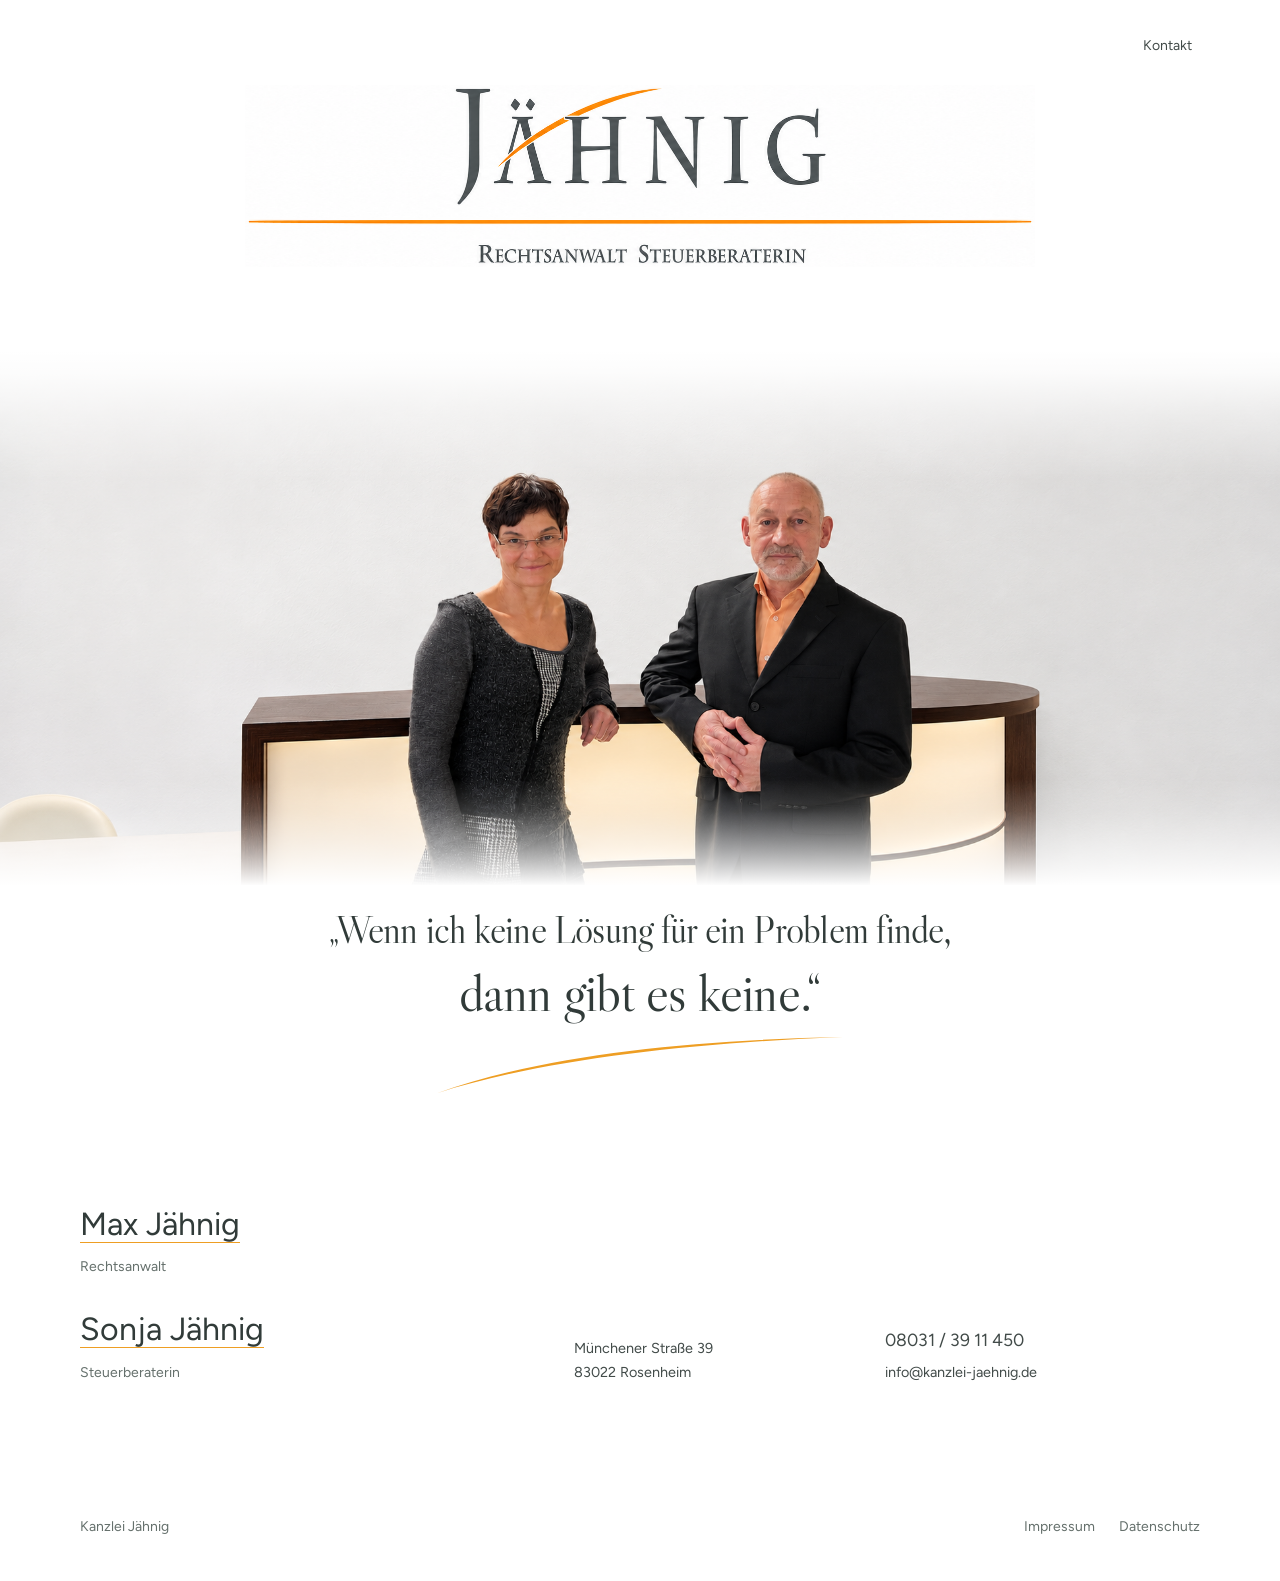
<file: index.html>
<!doctype html>
<html lang="de">
<head>
<meta charset="utf-8">
<meta name="viewport" content="width=device-width, initial-scale=1">
<meta name="theme-color" content="#ffffff">
<meta name="referrer" content="no-referrer">
<meta name="description" content="Kanzlei Jähnig. Rechtsanwalt und Steuerberaterin in Rosenheim.">
<title>Kanzlei Jähnig · Rechtsanwalt und Steuerberaterin</title>
<link rel="icon" href="data:,">
<link rel="preload" href="assets/fonts/LibreCaslonDisplay-Regular.ttf" as="font" type="font/ttf" crossorigin>
<link rel="preload" href="assets/fonts/Figtree-Variable.ttf" as="font" type="font/ttf" crossorigin>
<link rel="stylesheet" href="styles.css?v=person-profiles-9">
</head>
<body class="home">
<a class="skip" href="#inhalt">Zum Inhalt</a>
<header class="brand-masthead" id="start">
  <nav class="masthead-nav container" aria-label="Hauptnavigation"><a href="#kontakt">Kontakt</a></nav>
  <a class="masthead-logo" href="#start" aria-label="Kanzlei Jähnig, Startseite"><span class="logo-window"><img src="assets/kanzlei-jaehnig-scharf.png" width="1832" height="859" alt="Jähnig, Rechtsanwalt und Steuerberaterin" fetchpriority="high"></span></a>
</header>
<main id="inhalt">
  <h1 class="sr-only">Kanzlei Jähnig</h1>
  <section class="statement" id="kanzlei" aria-label="Unser Anspruch">
    <span id="kanzleifilm" class="anchor-alias" aria-hidden="true"></span>
    <div class="statement-photo">
      <img src="assets/kanzlei-empfang-freigegeben.webp" width="1942" height="809" alt="Sonja und Max Jähnig am Empfang der Kanzlei" fetchpriority="high">
    </div>
    <div class="statement-inner container">
      <blockquote><p><span class="quote-intro">„Wenn ich keine Lösung für ein Problem finde,</span> <span class="quote-finish">dann gibt es keine.“<img class="quote-swoosh" src="assets/brand-swoosh.svg" width="1000" height="140" alt="" aria-hidden="true"></span></p></blockquote>
    </div>
  </section>
  <section class="contact container" id="kontakt" aria-labelledby="kontakt-title">
    <h2 id="kontakt-title" class="sr-only">Kontakt</h2>
    <div class="identity">
      <div id="rechtsberatung"><h3><a class="person-link" href="max-jaehnig.html" aria-label="Profil von Max Jähnig ansehen">Max Jähnig</a></h3><p>Rechtsanwalt</p></div>
      <div id="steuerberatung"><h3><a class="person-link" href="sonja-jaehnig.html" aria-label="Profil von Sonja Jähnig ansehen">Sonja Jähnig</a></h3><p>Steuerberaterin</p></div>
    </div>
    <div class="contact-address"><address><a href="https://www.google.com/maps/search/?api=1&amp;query=M%C3%BCnchener+Stra%C3%9Fe+39%2C+83022+Rosenheim" target="_blank" rel="noopener noreferrer" aria-label="Route zur Münchener Straße 39, 83022 Rosenheim auf Google Maps">Münchener Straße 39<br>83022 Rosenheim</a></address></div>
    <div class="contact-direct"><a href="tel:+4980313911450">08031 / 39 11 450</a><a href="mailto:info@kanzlei-jaehnig.de">info@kanzlei-jaehnig.de</a></div>
  </section>
</main>
<footer class="footer container"><span>Kanzlei Jähnig</span><nav aria-label="Rechtliche Informationen"><a href="impressum.html">Impressum</a><a href="datenschutz.html">Datenschutz</a></nav></footer>
</body>
</html>
</file>
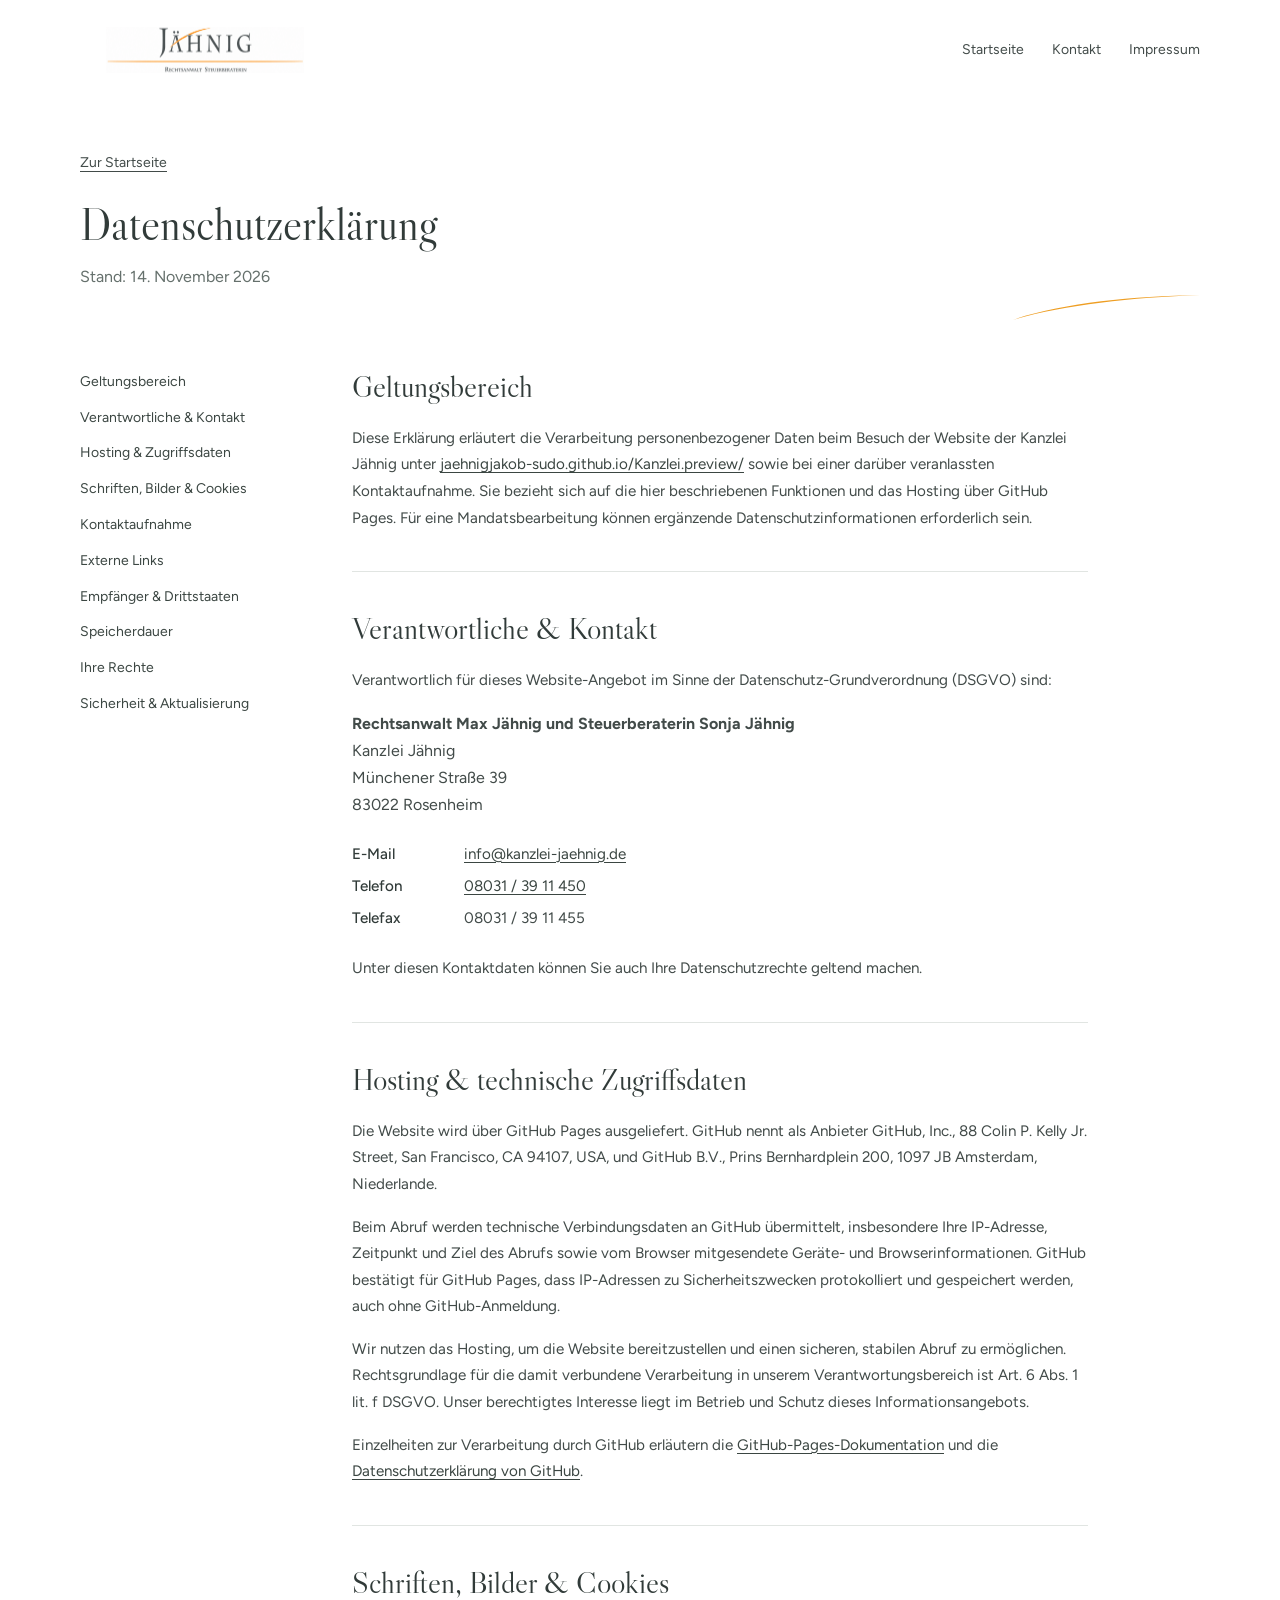
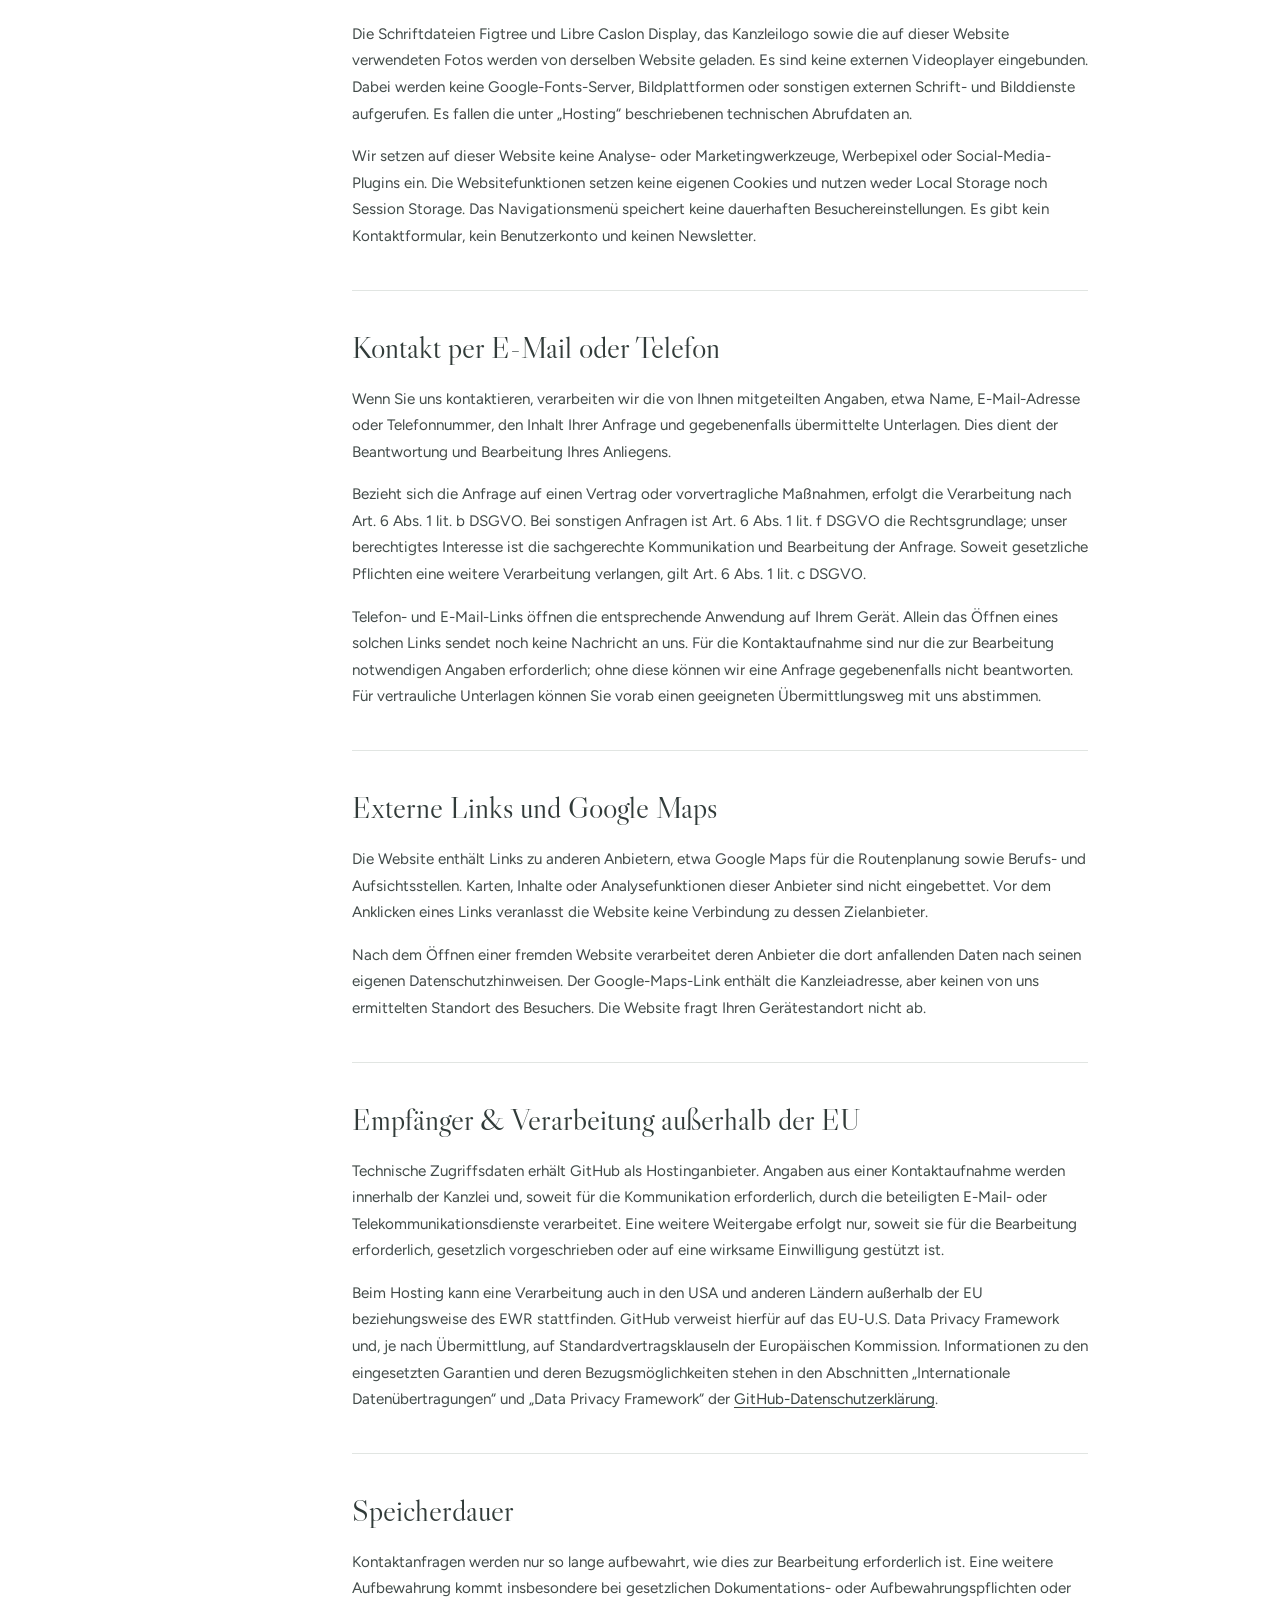
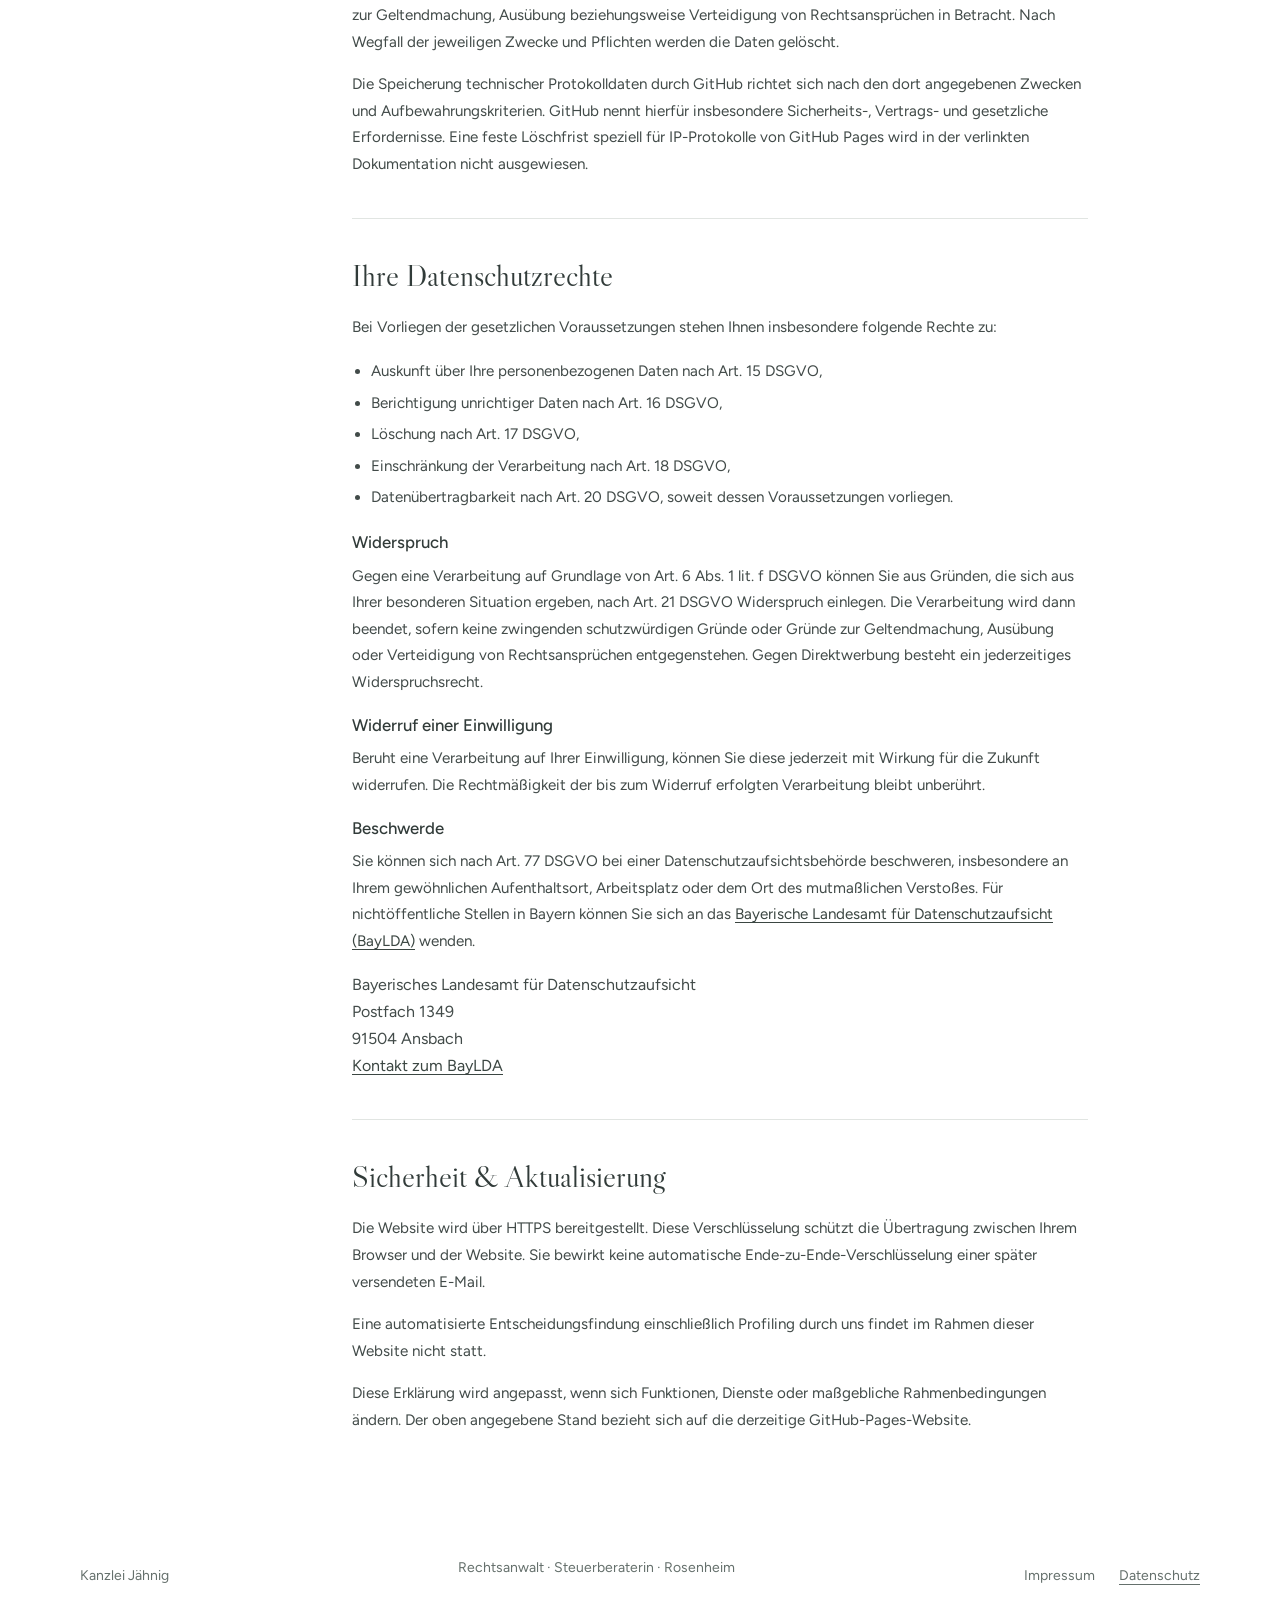
<file: datenschutz.html>
<!doctype html>
<html lang="de">
<head>
<meta charset="utf-8">
<meta name="viewport" content="width=device-width, initial-scale=1">
<meta name="theme-color" content="#ffffff">
<meta name="referrer" content="no-referrer">
<meta name="description" content="Datenschutzerklärung der Kanzlei Jähnig für diese Website: Hosting mit GitHub Pages, Kontaktaufnahme, lokal bereitgestellte Inhalte und Ihre Datenschutzrechte.">
<title>Datenschutzerklärung · Kanzlei Jähnig</title>
<link rel="icon" href="data:,">
<link rel="preload" href="assets/fonts/Figtree-Variable.ttf" as="font" type="font/ttf" crossorigin>
<link rel="preload" href="assets/fonts/LibreCaslonDisplay-Regular.ttf" as="font" type="font/ttf" crossorigin>
<link rel="stylesheet" href="styles.css?v=person-profiles-9">
</head>
<body>
<a class="skip" href="#inhalt">Zum Inhalt</a>
<header class="site-header"><div class="container header-inner">
<a class="brand" href="index.html" aria-label="Kanzlei Jähnig, Startseite"><span class="logo-window"><img class="brand-logo" src="assets/kanzlei-jaehnig-scharf.png" width="1832" height="859" alt="Kanzlei Jähnig, Rechtsanwalt und Steuerberaterin"></span></a>
<nav aria-label="Hauptnavigation"><a href="index.html">Startseite</a><a href="index.html#kontakt">Kontakt</a><a href="impressum.html">Impressum</a></nav>
</div></header>
<main id="inhalt" class="container imprint">
<div class="legal-heading"><a class="legal-back" href="index.html">Zur Startseite</a><h1 class="privacy-title">Datenschutzerklärung</h1><p>Stand: 14. November 2026</p></div>
<div class="legal-layout">
<nav class="legal-index" aria-label="Inhalt der Datenschutzerklärung">
<a href="#geltungsbereich">Geltungsbereich</a><a href="#verantwortliche">Verantwortliche &amp; Kontakt</a><a href="#hosting">Hosting &amp; Zugriffsdaten</a><a href="#inhalte">Schriften, Bilder &amp; Cookies</a><a href="#kontaktaufnahme">Kontaktaufnahme</a><a href="#externe-links">Externe Links</a><a href="#empfaenger">Empfänger &amp; Drittstaaten</a><a href="#speicherdauer">Speicherdauer</a><a href="#rechte">Ihre Rechte</a><a href="#sicherheit">Sicherheit &amp; Aktualisierung</a>
</nav>
<div class="legal-content">
<section id="geltungsbereich" aria-labelledby="geltungsbereich-title"><h2 id="geltungsbereich-title">Geltungsbereich</h2><p>Diese Erklärung erläutert die Verarbeitung personenbezogener Daten beim Besuch der Website der Kanzlei Jähnig unter <a href="https://jaehnigjakob-sudo.github.io/Kanzlei.preview/">jaehnigjakob-sudo.github.io/Kanzlei.preview/</a> sowie bei einer darüber veranlassten Kontaktaufnahme. Sie bezieht sich auf die hier beschriebenen Funktionen und das Hosting über GitHub Pages. Für eine Mandatsbearbeitung können ergänzende Datenschutzinformationen erforderlich sein.</p></section>
<section id="verantwortliche" aria-labelledby="verantwortliche-title"><h2 id="verantwortliche-title">Verantwortliche &amp; Kontakt</h2><p>Verantwortlich für dieses Website-Angebot im Sinne der Datenschutz-Grundverordnung (DSGVO) sind:</p><address><strong>Rechtsanwalt Max Jähnig und Steuerberaterin Sonja Jähnig</strong><br>Kanzlei Jähnig<br>Münchener Straße 39<br>83022 Rosenheim</address><dl class="imprint-details"><div><dt>E-Mail</dt><dd><a href="mailto:info@kanzlei-jaehnig.de">info@kanzlei-jaehnig.de</a></dd></div><div><dt>Telefon</dt><dd><a href="tel:+4980313911450">08031 / 39 11 450</a></dd></div><div><dt>Telefax</dt><dd>08031 / 39 11 455</dd></div></dl><p class="privacy-contact-note">Unter diesen Kontaktdaten können Sie auch Ihre Datenschutzrechte geltend machen.</p></section>
<section id="hosting" aria-labelledby="hosting-title"><h2 id="hosting-title">Hosting &amp; technische Zugriffsdaten</h2><p>Die Website wird über GitHub Pages ausgeliefert. GitHub nennt als Anbieter GitHub, Inc., 88 Colin P. Kelly Jr. Street, San Francisco, CA 94107, USA, und GitHub B.V., Prins Bernhardplein 200, 1097 JB Amsterdam, Niederlande.</p><p>Beim Abruf werden technische Verbindungsdaten an GitHub übermittelt, insbesondere Ihre IP-Adresse, Zeitpunkt und Ziel des Abrufs sowie vom Browser mitgesendete Geräte- und Browserinformationen. GitHub bestätigt für GitHub Pages, dass IP-Adressen zu Sicherheitszwecken protokolliert und gespeichert werden, auch ohne GitHub-Anmeldung.</p><p>Wir nutzen das Hosting, um die Website bereitzustellen und einen sicheren, stabilen Abruf zu ermöglichen. Rechtsgrundlage für die damit verbundene Verarbeitung in unserem Verantwortungsbereich ist Art. 6 Abs. 1 lit. f DSGVO. Unser berechtigtes Interesse liegt im Betrieb und Schutz dieses Informationsangebots.</p><p>Einzelheiten zur Verarbeitung durch GitHub erläutern die <a href="https://docs.github.com/en/pages/getting-started-with-github-pages/what-is-github-pages#data-collection">GitHub-Pages-Dokumentation</a> und die <a href="https://docs.github.com/de/site-policy/privacy-policies/github-general-privacy-statement">Datenschutzerklärung von GitHub</a>.</p></section>
<section id="inhalte" aria-labelledby="inhalte-title"><h2 id="inhalte-title">Schriften, Bilder &amp; Cookies</h2><p>Die Schriftdateien Figtree und Libre Caslon Display, das Kanzleilogo sowie die auf dieser Website verwendeten Fotos werden von derselben Website geladen. Es sind keine externen Videoplayer eingebunden. Dabei werden keine Google-Fonts-Server, Bildplattformen oder sonstigen externen Schrift- und Bilddienste aufgerufen. Es fallen die unter „Hosting“ beschriebenen technischen Abrufdaten an.</p><p>Wir setzen auf dieser Website keine Analyse- oder Marketingwerkzeuge, Werbepixel oder Social-Media-Plugins ein. Die Websitefunktionen setzen keine eigenen Cookies und nutzen weder Local Storage noch Session Storage. Das Navigationsmenü speichert keine dauerhaften Besuchereinstellungen. Es gibt kein Kontaktformular, kein Benutzerkonto und keinen Newsletter.</p></section>
<section id="kontaktaufnahme" aria-labelledby="kontaktaufnahme-title"><h2 id="kontaktaufnahme-title">Kontakt per E-Mail oder Telefon</h2><p>Wenn Sie uns kontaktieren, verarbeiten wir die von Ihnen mitgeteilten Angaben, etwa Name, E-Mail-Adresse oder Telefonnummer, den Inhalt Ihrer Anfrage und gegebenenfalls übermittelte Unterlagen. Dies dient der Beantwortung und Bearbeitung Ihres Anliegens.</p><p>Bezieht sich die Anfrage auf einen Vertrag oder vorvertragliche Maßnahmen, erfolgt die Verarbeitung nach Art. 6 Abs. 1 lit. b DSGVO. Bei sonstigen Anfragen ist Art. 6 Abs. 1 lit. f DSGVO die Rechtsgrundlage; unser berechtigtes Interesse ist die sachgerechte Kommunikation und Bearbeitung der Anfrage. Soweit gesetzliche Pflichten eine weitere Verarbeitung verlangen, gilt Art. 6 Abs. 1 lit. c DSGVO.</p><p>Telefon- und E-Mail-Links öffnen die entsprechende Anwendung auf Ihrem Gerät. Allein das Öffnen eines solchen Links sendet noch keine Nachricht an uns. Für die Kontaktaufnahme sind nur die zur Bearbeitung notwendigen Angaben erforderlich; ohne diese können wir eine Anfrage gegebenenfalls nicht beantworten. Für vertrauliche Unterlagen können Sie vorab einen geeigneten Übermittlungsweg mit uns abstimmen.</p></section>
<section id="externe-links" aria-labelledby="externe-links-title"><h2 id="externe-links-title">Externe Links und Google Maps</h2><p>Die Website enthält Links zu anderen Anbietern, etwa Google Maps für die Routenplanung sowie Berufs- und Aufsichtsstellen. Karten, Inhalte oder Analysefunktionen dieser Anbieter sind nicht eingebettet. Vor dem Anklicken eines Links veranlasst die Website keine Verbindung zu dessen Zielanbieter.</p><p>Nach dem Öffnen einer fremden Website verarbeitet deren Anbieter die dort anfallenden Daten nach seinen eigenen Datenschutzhinweisen. Der Google-Maps-Link enthält die Kanzleiadresse, aber keinen von uns ermittelten Standort des Besuchers. Die Website fragt Ihren Gerätestandort nicht ab.</p></section>
<section id="empfaenger" aria-labelledby="empfaenger-title"><h2 id="empfaenger-title">Empfänger &amp; Verarbeitung außerhalb der EU</h2><p>Technische Zugriffsdaten erhält GitHub als Hostinganbieter. Angaben aus einer Kontaktaufnahme werden innerhalb der Kanzlei und, soweit für die Kommunikation erforderlich, durch die beteiligten E-Mail- oder Telekommunikationsdienste verarbeitet. Eine weitere Weitergabe erfolgt nur, soweit sie für die Bearbeitung erforderlich, gesetzlich vorgeschrieben oder auf eine wirksame Einwilligung gestützt ist.</p><p>Beim Hosting kann eine Verarbeitung auch in den USA und anderen Ländern außerhalb der EU beziehungsweise des EWR stattfinden. GitHub verweist hierfür auf das EU-U.S. Data Privacy Framework und, je nach Übermittlung, auf Standardvertragsklauseln der Europäischen Kommission. Informationen zu den eingesetzten Garantien und deren Bezugsmöglichkeiten stehen in den Abschnitten „Internationale Datenübertragungen“ und „Data Privacy Framework“ der <a href="https://docs.github.com/de/site-policy/privacy-policies/github-general-privacy-statement">GitHub-Datenschutzerklärung</a>.</p></section>
<section id="speicherdauer" aria-labelledby="speicherdauer-title"><h2 id="speicherdauer-title">Speicherdauer</h2><p>Kontaktanfragen werden nur so lange aufbewahrt, wie dies zur Bearbeitung erforderlich ist. Eine weitere Aufbewahrung kommt insbesondere bei gesetzlichen Dokumentations- oder Aufbewahrungspflichten oder zur Geltendmachung, Ausübung beziehungsweise Verteidigung von Rechtsansprüchen in Betracht. Nach Wegfall der jeweiligen Zwecke und Pflichten werden die Daten gelöscht.</p><p>Die Speicherung technischer Protokolldaten durch GitHub richtet sich nach den dort angegebenen Zwecken und Aufbewahrungskriterien. GitHub nennt hierfür insbesondere Sicherheits-, Vertrags- und gesetzliche Erfordernisse. Eine feste Löschfrist speziell für IP-Protokolle von GitHub Pages wird in der verlinkten Dokumentation nicht ausgewiesen.</p></section>
<section id="rechte" aria-labelledby="rechte-title"><h2 id="rechte-title">Ihre Datenschutzrechte</h2><p>Bei Vorliegen der gesetzlichen Voraussetzungen stehen Ihnen insbesondere folgende Rechte zu:</p><ul><li>Auskunft über Ihre personenbezogenen Daten nach Art. 15 DSGVO,</li><li>Berichtigung unrichtiger Daten nach Art. 16 DSGVO,</li><li>Löschung nach Art. 17 DSGVO,</li><li>Einschränkung der Verarbeitung nach Art. 18 DSGVO,</li><li>Datenübertragbarkeit nach Art. 20 DSGVO, soweit dessen Voraussetzungen vorliegen.</li></ul><h3>Widerspruch</h3><p>Gegen eine Verarbeitung auf Grundlage von Art. 6 Abs. 1 lit. f DSGVO können Sie aus Gründen, die sich aus Ihrer besonderen Situation ergeben, nach Art. 21 DSGVO Widerspruch einlegen. Die Verarbeitung wird dann beendet, sofern keine zwingenden schutzwürdigen Gründe oder Gründe zur Geltendmachung, Ausübung oder Verteidigung von Rechtsansprüchen entgegenstehen. Gegen Direktwerbung besteht ein jederzeitiges Widerspruchsrecht.</p><h3>Widerruf einer Einwilligung</h3><p>Beruht eine Verarbeitung auf Ihrer Einwilligung, können Sie diese jederzeit mit Wirkung für die Zukunft widerrufen. Die Rechtmäßigkeit der bis zum Widerruf erfolgten Verarbeitung bleibt unberührt.</p><h3>Beschwerde</h3><p>Sie können sich nach Art. 77 DSGVO bei einer Datenschutzaufsichtsbehörde beschweren, insbesondere an Ihrem gewöhnlichen Aufenthaltsort, Arbeitsplatz oder dem Ort des mutmaßlichen Verstoßes. Für nichtöffentliche Stellen in Bayern können Sie sich an das <a href="https://www.lda.bayern.de/de/beschwerde.html">Bayerische Landesamt für Datenschutzaufsicht (BayLDA)</a> wenden.</p><address>Bayerisches Landesamt für Datenschutzaufsicht<br>Postfach 1349<br>91504 Ansbach<br><a href="https://www.lda.bayern.de/de/kontakt.html">Kontakt zum BayLDA</a></address></section>
<section id="sicherheit" aria-labelledby="sicherheit-title"><h2 id="sicherheit-title">Sicherheit &amp; Aktualisierung</h2><p>Die Website wird über HTTPS bereitgestellt. Diese Verschlüsselung schützt die Übertragung zwischen Ihrem Browser und der Website. Sie bewirkt keine automatische Ende-zu-Ende-Verschlüsselung einer später versendeten E-Mail.</p><p>Eine automatisierte Entscheidungsfindung einschließlich Profiling durch uns findet im Rahmen dieser Website nicht statt.</p><p>Diese Erklärung wird angepasst, wenn sich Funktionen, Dienste oder maßgebliche Rahmenbedingungen ändern. Der oben angegebene Stand bezieht sich auf die derzeitige GitHub-Pages-Website.</p></section>
</div></div>
</main>
<footer class="container footer"><a class="footer-name" href="index.html">Kanzlei Jähnig</a><p>Rechtsanwalt · Steuerberaterin · Rosenheim</p><nav aria-label="Rechtliche Informationen"><a href="impressum.html">Impressum</a><a href="datenschutz.html" aria-current="page">Datenschutz</a></nav></footer>
</body></html>
</file>
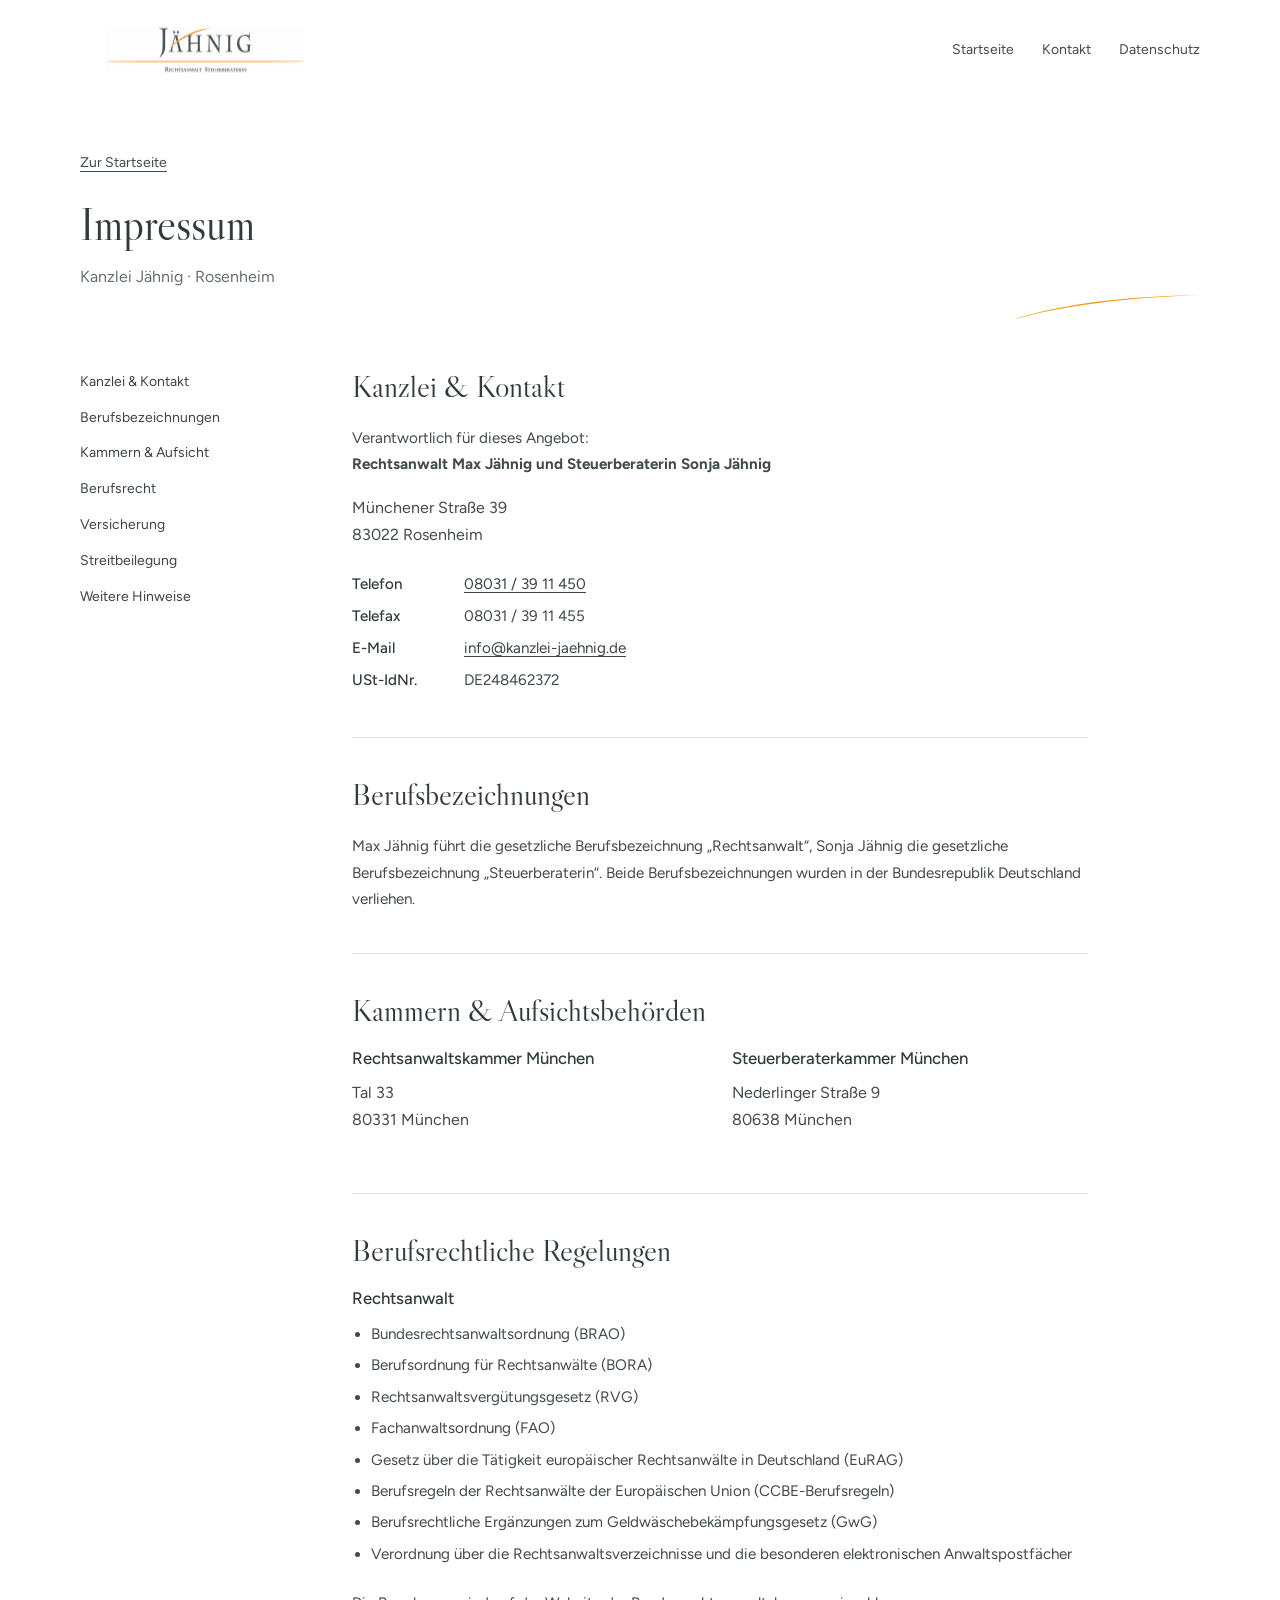
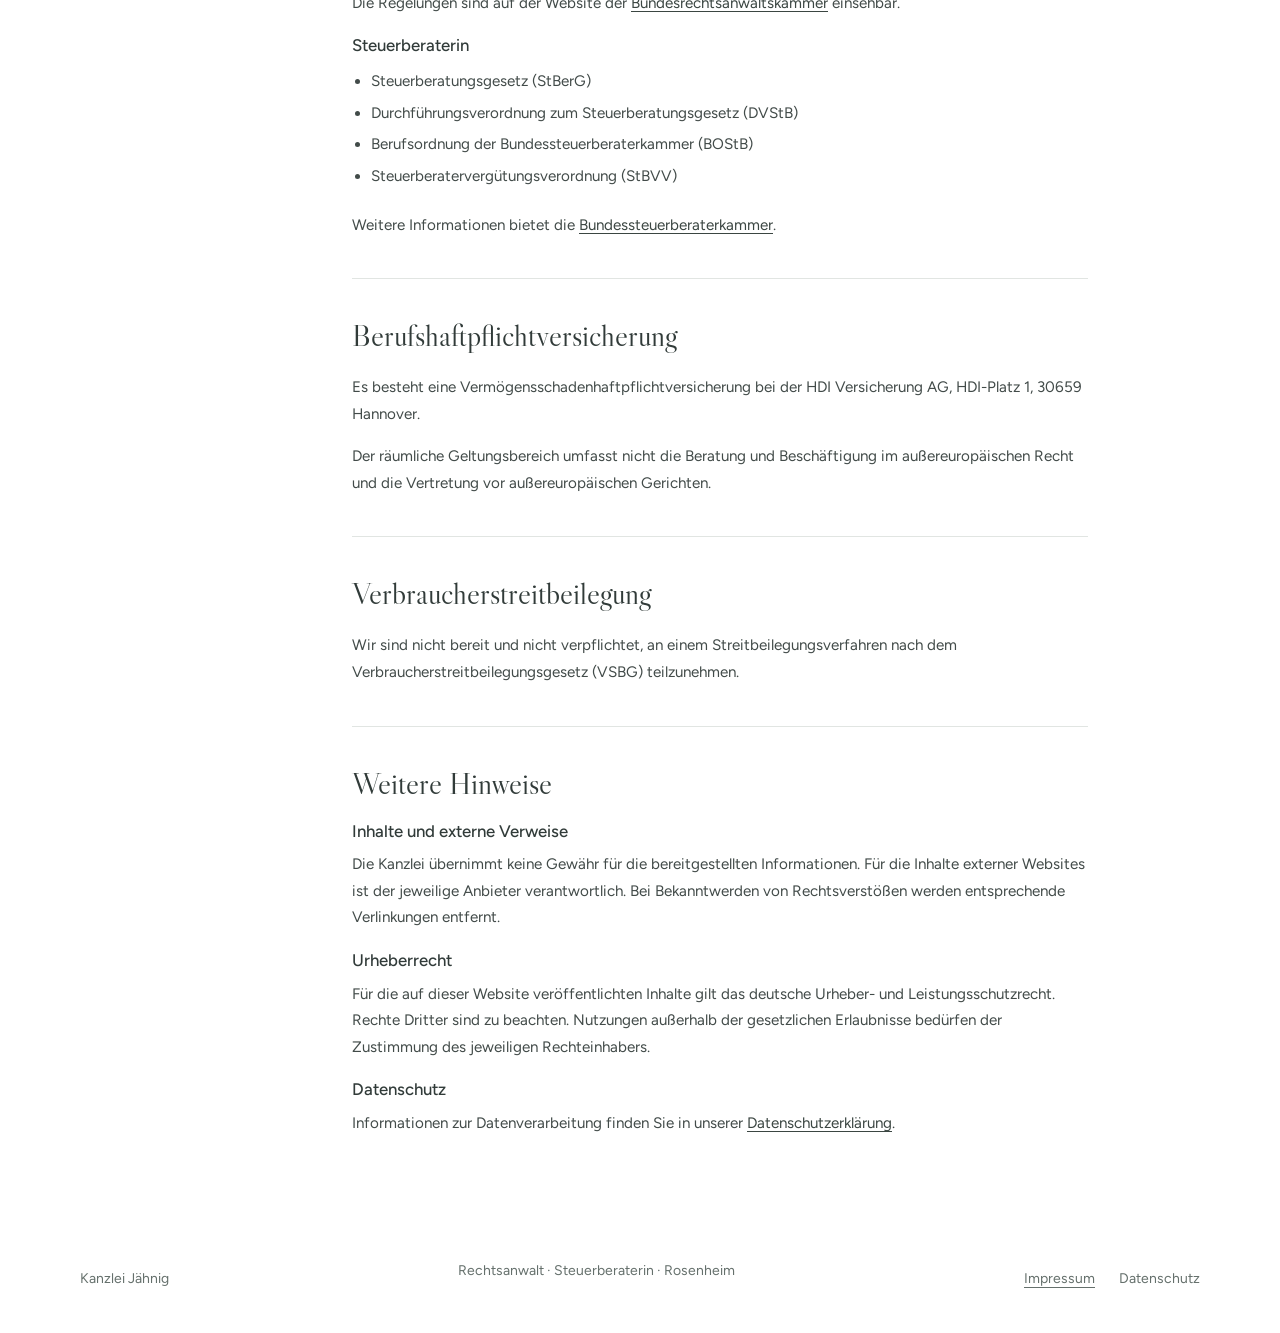
<file: impressum.html>
<!doctype html>
<html lang="de">
<head>
<meta charset="utf-8">
<meta name="referrer" content="no-referrer">
<meta name="viewport" content="width=device-width, initial-scale=1">
<meta name="theme-color" content="#ffffff">
<meta name="description" content="Impressum der Kanzlei Jähnig in Rosenheim: Anbieterangaben, Berufsbezeichnungen, Aufsicht und Berufshaftpflichtversicherung.">
<title>Impressum · Kanzlei Jähnig</title>
<link rel="icon" href="data:,">
<link rel="preload" href="assets/fonts/Figtree-Variable.ttf" as="font" type="font/ttf" crossorigin>
<link rel="preload" href="assets/fonts/LibreCaslonDisplay-Regular.ttf" as="font" type="font/ttf" crossorigin>
<link rel="stylesheet" href="styles.css?v=person-profiles-9">
</head>
<body>
<a class="skip" href="#inhalt">Zum Inhalt</a>
<header class="site-header"><div class="container header-inner">
<a class="brand" href="index.html" aria-label="Kanzlei Jähnig, Startseite"><span class="logo-window"><img class="brand-logo" src="assets/kanzlei-jaehnig-scharf.png" width="1832" height="859" alt="Kanzlei Jähnig, Rechtsanwalt und Steuerberaterin"></span></a>
<nav aria-label="Hauptnavigation"><a href="index.html">Startseite</a><a href="index.html#kontakt">Kontakt</a><a href="datenschutz.html">Datenschutz</a></nav>
</div></header>
<main id="inhalt" class="container imprint">
<div class="legal-heading"><a class="legal-back" href="index.html">Zur Startseite</a><h1>Impressum</h1><p>Kanzlei Jähnig · Rosenheim</p></div>
<div class="legal-layout">
<nav class="legal-index" aria-label="Inhalt des Impressums"><a href="#anbieter">Kanzlei &amp; Kontakt</a><a href="#beruf">Berufsbezeichnungen</a><a href="#aufsicht">Kammern &amp; Aufsicht</a><a href="#berufsrecht">Berufsrecht</a><a href="#versicherung">Versicherung</a><a href="#streitbeilegung">Streitbeilegung</a><a href="#hinweise">Weitere Hinweise</a></nav>
<div class="legal-content">
<section id="anbieter" aria-labelledby="anbieter-title"><h2 id="anbieter-title">Kanzlei &amp; Kontakt</h2>
<p>Verantwortlich für dieses Angebot:<br><strong>Rechtsanwalt Max Jähnig und Steuerberaterin Sonja Jähnig</strong></p>
<address>Münchener Straße 39<br>83022 Rosenheim</address>
<dl class="imprint-details"><div><dt>Telefon</dt><dd><a href="tel:+4980313911450">08031 / 39 11 450</a></dd></div><div><dt>Telefax</dt><dd>08031 / 39 11 455</dd></div><div><dt>E-Mail</dt><dd><a href="mailto:info@kanzlei-jaehnig.de">info@kanzlei-jaehnig.de</a></dd></div><div><dt>USt-IdNr.</dt><dd>DE248462372</dd></div></dl>
</section>
<section id="beruf" aria-labelledby="beruf-title"><h2 id="beruf-title">Berufsbezeichnungen</h2><p>Max Jähnig führt die gesetzliche Berufsbezeichnung „Rechtsanwalt“, Sonja Jähnig die gesetzliche Berufsbezeichnung „Steuerberaterin“. Beide Berufsbezeichnungen wurden in der Bundesrepublik Deutschland verliehen.</p></section>
<section id="aufsicht" aria-labelledby="aufsicht-title"><h2 id="aufsicht-title">Kammern &amp; Aufsichtsbehörden</h2><div class="authority-grid"><div><h3>Rechtsanwaltskammer München</h3><address>Tal 33<br>80331 München</address></div><div><h3>Steuerberaterkammer München</h3><address>Nederlinger Straße 9<br>80638 München</address></div></div></section>
<section id="berufsrecht" aria-labelledby="berufsrecht-title"><h2 id="berufsrecht-title">Berufsrechtliche Regelungen</h2><h3>Rechtsanwalt</h3><ul><li>Bundesrechtsanwaltsordnung (BRAO)</li><li>Berufsordnung für Rechtsanwälte (BORA)</li><li>Rechtsanwaltsvergütungsgesetz (RVG)</li><li>Fachanwaltsordnung (FAO)</li><li>Gesetz über die Tätigkeit europäischer Rechtsanwälte in Deutschland (EuRAG)</li><li>Berufsregeln der Rechtsanwälte der Europäischen Union (CCBE-Berufsregeln)</li><li>Berufsrechtliche Ergänzungen zum Geldwäschebekämpfungsgesetz (GwG)</li><li>Verordnung über die Rechtsanwaltsverzeichnisse und die besonderen elektronischen Anwaltspostfächer</li></ul><p>Die Regelungen sind auf der Website der <a href="https://www.brak.de/fuer-anwaelte/berufsrecht/">Bundesrechtsanwaltskammer</a> einsehbar.</p><h3>Steuerberaterin</h3><ul><li>Steuerberatungsgesetz (StBerG)</li><li>Durchführungsverordnung zum Steuerberatungsgesetz (DVStB)</li><li>Berufsordnung der Bundessteuerberaterkammer (BOStB)</li><li>Steuerberatervergütungsverordnung (StBVV)</li></ul><p>Weitere Informationen bietet die <a href="https://www.bstbk.de/de/themen/berufsrecht/steuerberatungsrecht/">Bundessteuerberaterkammer</a>.</p></section>
<section id="versicherung" aria-labelledby="versicherung-title"><h2 id="versicherung-title">Berufshaftpflichtversicherung</h2><p>Es besteht eine Vermögensschadenhaftpflichtversicherung bei der HDI Versicherung AG, HDI-Platz 1, 30659 Hannover.</p><p>Der räumliche Geltungsbereich umfasst nicht die Beratung und Beschäftigung im außereuropäischen Recht und die Vertretung vor außereuropäischen Gerichten.</p></section>
<section id="streitbeilegung" aria-labelledby="streitbeilegung-title"><h2 id="streitbeilegung-title">Verbraucherstreitbeilegung</h2><p>Wir sind nicht bereit und nicht verpflichtet, an einem Streitbeilegungsverfahren nach dem Verbraucherstreitbeilegungsgesetz (VSBG) teilzunehmen.</p></section>
<section id="hinweise" aria-labelledby="hinweise-title"><h2 id="hinweise-title">Weitere Hinweise</h2><h3>Inhalte und externe Verweise</h3><p>Die Kanzlei übernimmt keine Gewähr für die bereitgestellten Informationen. Für die Inhalte externer Websites ist der jeweilige Anbieter verantwortlich. Bei Bekanntwerden von Rechtsverstößen werden entsprechende Verlinkungen entfernt.</p><h3>Urheberrecht</h3><p>Für die auf dieser Website veröffentlichten Inhalte gilt das deutsche Urheber- und Leistungsschutzrecht. Rechte Dritter sind zu beachten. Nutzungen außerhalb der gesetzlichen Erlaubnisse bedürfen der Zustimmung des jeweiligen Rechteinhabers.</p><h3>Datenschutz</h3><p>Informationen zur Datenverarbeitung finden Sie in unserer <a href="datenschutz.html">Datenschutzerklärung</a>.</p></section>
</div></div>
</main>
<footer class="container footer"><a class="footer-name" href="index.html">Kanzlei Jähnig</a><p>Rechtsanwalt · Steuerberaterin · Rosenheim</p><nav aria-label="Rechtliche Informationen"><a href="impressum.html" aria-current="page">Impressum</a><a href="datenschutz.html">Datenschutz</a></nav></footer>
</body></html>
</file>
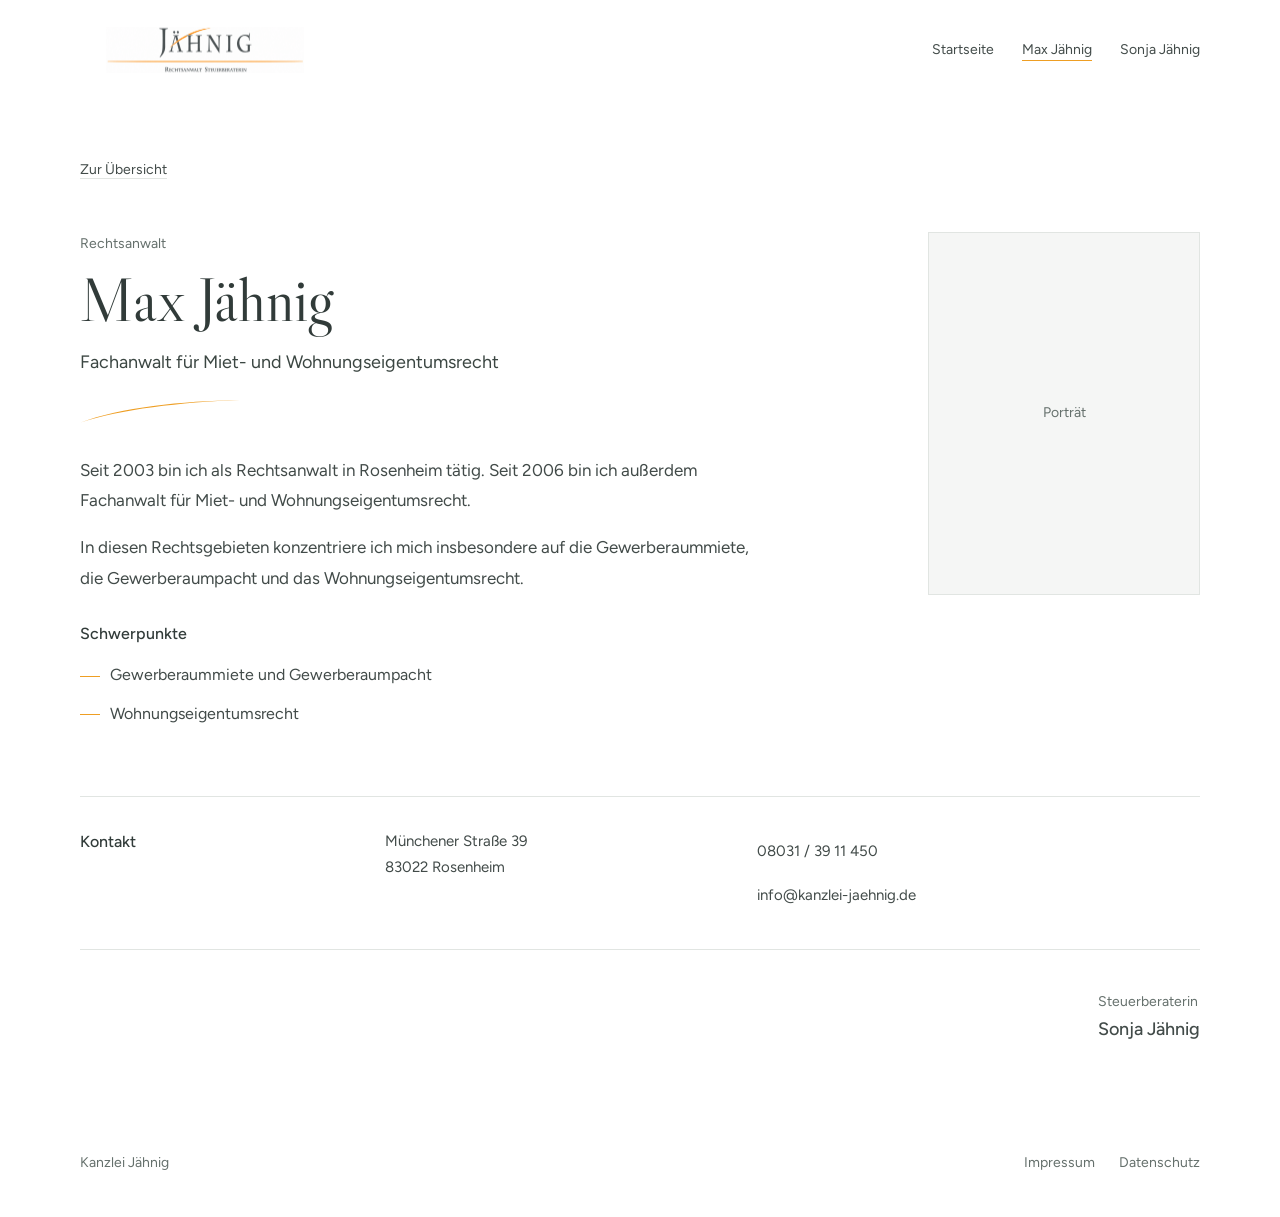
<file: max-jaehnig.html>
<!doctype html>
<html lang="de">
<head>
<meta charset="utf-8">
<meta name="viewport" content="width=device-width, initial-scale=1">
<meta name="theme-color" content="#ffffff">
<meta name="referrer" content="no-referrer">
<meta name="description" content="Max Jähnig, Rechtsanwalt in Rosenheim seit 2003 und Fachanwalt für Miet- und Wohnungseigentumsrecht seit 2006.">
<title>Max Jähnig · Rechtsanwalt · Kanzlei Jähnig</title>
<link rel="icon" href="data:,">
<link rel="preload" href="assets/fonts/LibreCaslonDisplay-Regular.ttf" as="font" type="font/ttf" crossorigin>
<link rel="preload" href="assets/fonts/Figtree-Variable.ttf" as="font" type="font/ttf" crossorigin>
<link rel="stylesheet" href="styles.css?v=person-profiles-9">
</head>
<body class="person-page">
<a class="skip" href="#inhalt">Zum Inhalt</a>
<header class="site-header"><div class="container header-inner">
<a class="brand" href="index.html" aria-label="Kanzlei Jähnig, Startseite"><span class="logo-window"><img class="brand-logo" src="assets/kanzlei-jaehnig-scharf.png" width="1832" height="859" alt="Kanzlei Jähnig, Rechtsanwalt und Steuerberaterin"></span></a>
<nav aria-label="Hauptnavigation"><a href="index.html">Startseite</a><a href="max-jaehnig.html" aria-current="page">Max Jähnig</a><a href="sonja-jaehnig.html">Sonja Jähnig</a></nav>
</div></header>
<main id="inhalt" class="container profile-page">
<a class="profile-back" href="index.html#kontakt">Zur Übersicht</a>
<section class="profile-layout" aria-labelledby="profile-name">
<div class="profile-copy">
<header class="profile-heading">
<p class="profile-profession">Rechtsanwalt</p>
<h1 id="profile-name">Max Jähnig</h1>
<p class="profile-specialism">Fachanwalt für Miet- und Wohnungseigentumsrecht</p>
<img class="profile-swoosh" src="assets/brand-swoosh.svg" width="1000" height="140" alt="" aria-hidden="true">
</header>
<div class="profile-bio"><p>Seit 2003 bin ich als Rechtsanwalt in Rosenheim tätig. Seit 2006 bin ich außerdem Fachanwalt für Miet- und Wohnungseigentumsrecht.</p><p>In diesen Rechtsgebieten konzentriere ich mich insbesondere auf die Gewerberaummiete, die Gewerberaumpacht und das Wohnungseigentumsrecht.</p></div>
<section class="profile-focus" aria-labelledby="schwerpunkt-title"><h2 id="schwerpunkt-title">Schwerpunkte</h2><ul><li>Gewerberaummiete und Gewerberaumpacht</li><li>Wohnungseigentumsrecht</li></ul></section>
</div>
<figure class="profile-photo"><div class="portrait-placeholder" role="img" aria-label="Platzhalter für ein Porträtfoto von Max Jähnig"><span aria-hidden="true">Porträt</span></div></figure>
</section>
<section class="profile-contact" id="kontakt" aria-labelledby="kontakt-title">
<h2 id="kontakt-title">Kontakt</h2>
<address>Münchener Straße 39<br>83022 Rosenheim</address>
<div class="profile-direct"><a href="tel:+4980313911450">08031 / 39 11 450</a><a href="mailto:info@kanzlei-jaehnig.de">info@kanzlei-jaehnig.de</a></div>
</section>
<nav class="profile-other" aria-label="Weiteres Profil"><a href="sonja-jaehnig.html"><span>Steuerberaterin</span><strong>Sonja Jähnig</strong></a></nav>
</main>
<footer class="footer container"><a href="index.html">Kanzlei Jähnig</a><nav aria-label="Rechtliche Informationen"><a href="impressum.html">Impressum</a><a href="datenschutz.html">Datenschutz</a></nav></footer>
</body>
</html>
</file>
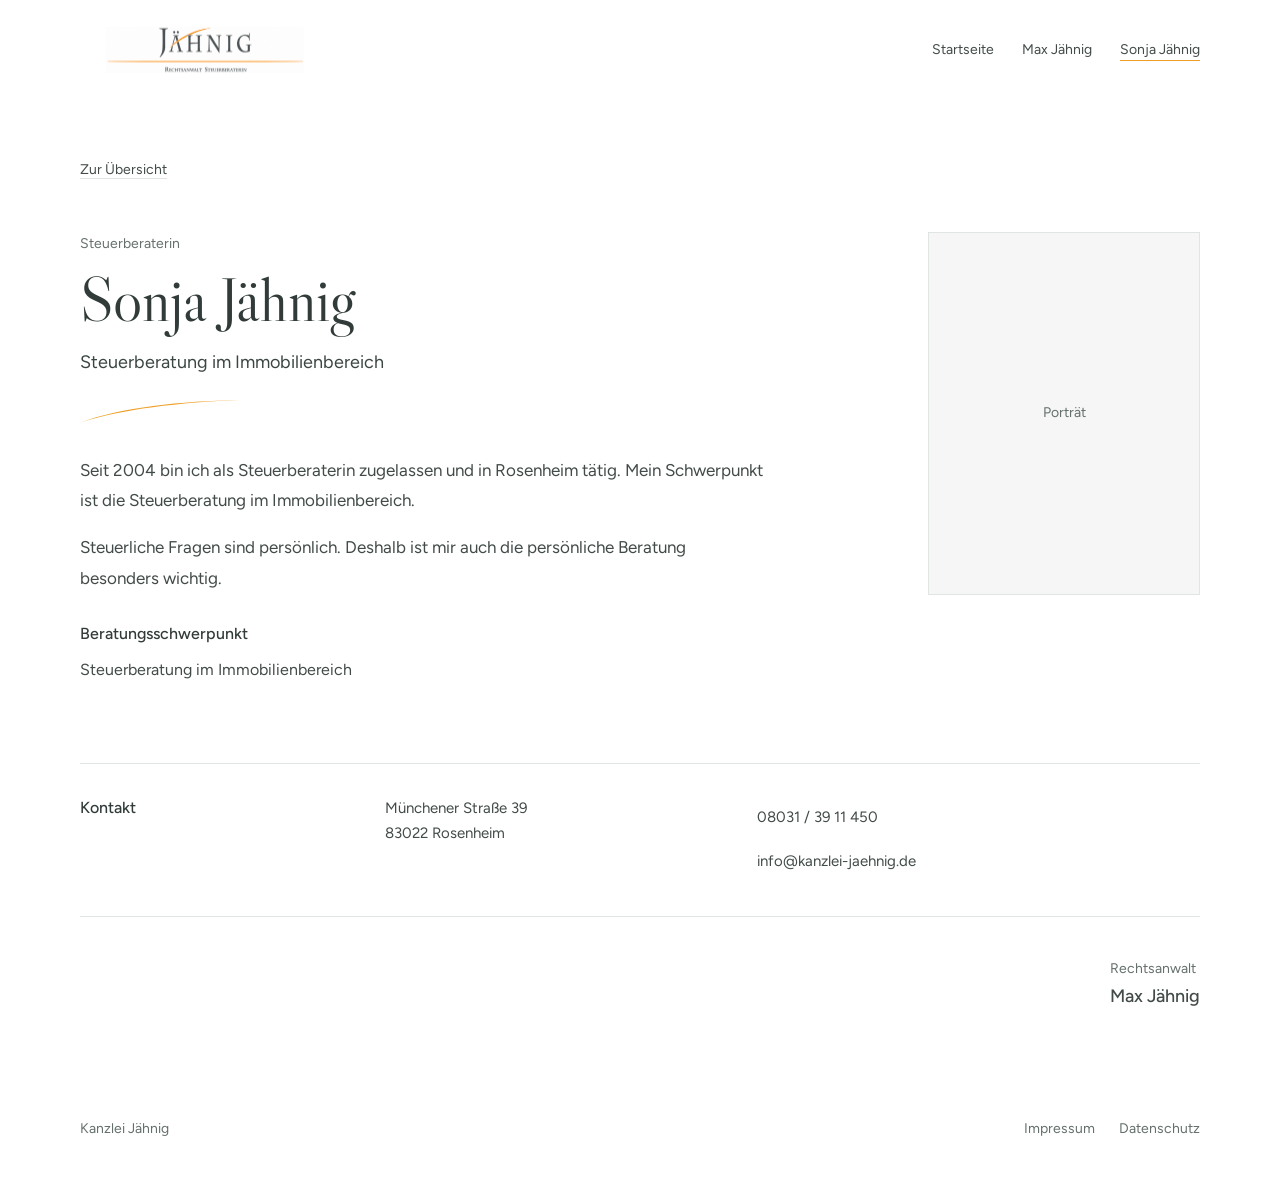
<file: sonja-jaehnig.html>
<!doctype html>
<html lang="de">
<head>
<meta charset="utf-8">
<meta name="viewport" content="width=device-width, initial-scale=1">
<meta name="theme-color" content="#ffffff">
<meta name="referrer" content="no-referrer">
<meta name="description" content="Sonja Jähnig, Steuerberaterin in Rosenheim seit 2004. Ihr Schwerpunkt ist die Steuerberatung im Immobilienbereich.">
<title>Sonja Jähnig · Steuerberaterin · Kanzlei Jähnig</title>
<link rel="icon" href="data:,">
<link rel="preload" href="assets/fonts/LibreCaslonDisplay-Regular.ttf" as="font" type="font/ttf" crossorigin>
<link rel="preload" href="assets/fonts/Figtree-Variable.ttf" as="font" type="font/ttf" crossorigin>
<link rel="stylesheet" href="styles.css?v=person-profiles-9">
</head>
<body class="person-page">
<a class="skip" href="#inhalt">Zum Inhalt</a>
<header class="site-header"><div class="container header-inner">
<a class="brand" href="index.html" aria-label="Kanzlei Jähnig, Startseite"><span class="logo-window"><img class="brand-logo" src="assets/kanzlei-jaehnig-scharf.png" width="1832" height="859" alt="Kanzlei Jähnig, Rechtsanwalt und Steuerberaterin"></span></a>
<nav aria-label="Hauptnavigation"><a href="index.html">Startseite</a><a href="max-jaehnig.html">Max Jähnig</a><a href="sonja-jaehnig.html" aria-current="page">Sonja Jähnig</a></nav>
</div></header>
<main id="inhalt" class="container profile-page">
<a class="profile-back" href="index.html#kontakt">Zur Übersicht</a>
<section class="profile-layout" aria-labelledby="profile-name">
<div class="profile-copy">
<header class="profile-heading">
<p class="profile-profession">Steuerberaterin</p>
<h1 id="profile-name">Sonja Jähnig</h1>
<p class="profile-specialism">Steuerberatung im Immobilienbereich</p>
<img class="profile-swoosh" src="assets/brand-swoosh.svg" width="1000" height="140" alt="" aria-hidden="true">
</header>
<div class="profile-bio"><p>Seit 2004 bin ich als Steuerberaterin zugelassen und in Rosenheim tätig. Mein Schwerpunkt ist die Steuerberatung im Immobilienbereich.</p><p>Steuerliche Fragen sind persönlich. Deshalb ist mir auch die persönliche Beratung besonders wichtig.</p></div>
<section class="profile-focus" aria-labelledby="schwerpunkt-title"><h2 id="schwerpunkt-title">Beratungsschwerpunkt</h2><p>Steuerberatung im Immobilienbereich</p></section>
</div>
<figure class="profile-photo"><div class="portrait-placeholder" role="img" aria-label="Platzhalter für ein Porträtfoto von Sonja Jähnig"><span aria-hidden="true">Porträt</span></div></figure>
</section>
<section class="profile-contact" id="kontakt" aria-labelledby="kontakt-title">
<h2 id="kontakt-title">Kontakt</h2>
<address>Münchener Straße 39<br>83022 Rosenheim</address>
<div class="profile-direct"><a href="tel:+4980313911450">08031 / 39 11 450</a><a href="mailto:info@kanzlei-jaehnig.de">info@kanzlei-jaehnig.de</a></div>
</section>
<nav class="profile-other" aria-label="Weiteres Profil"><a href="max-jaehnig.html"><span>Rechtsanwalt</span><strong>Max Jähnig</strong></a></nav>
</main>
<footer class="footer container"><a href="index.html">Kanzlei Jähnig</a><nav aria-label="Rechtliche Informationen"><a href="impressum.html">Impressum</a><a href="datenschutz.html">Datenschutz</a></nav></footer>
</body>
</html>
</file>
<file: styles.css>
@font-face{font-family:'Libre Caslon Display';src:url('assets/fonts/LibreCaslonDisplay-Regular.ttf') format('truetype');font-style:normal;font-weight:400;font-display:swap}
@font-face{font-family:'Figtree';src:url('assets/fonts/Figtree-Variable.ttf') format('truetype');font-style:normal;font-weight:300 900;font-display:swap}
/* Preserve the white Jähnig identity: DESIGN_VARIANCE 4, MOTION_INTENSITY 2,
   VISUAL_DENSITY 2. Native CSS, existing self-hosted type and unchanged logo. */
:root{color-scheme:light;--bg:#fff;--surface:#f3f5f4;--ink:#313b39;--body:#424b49;--muted:#65706c;--accent:#ee9e23;--secondary:#3b4642;--line:#e1e5e2;--space:clamp(1.5rem,5vw,5rem);--heading:'Libre Caslon Display',Georgia,'Times New Roman',serif;--sans:'Figtree',Arial,Helvetica,sans-serif}
*{box-sizing:border-box}
html{scroll-behavior:smooth;scroll-padding-top:2rem}
body{margin:0;background:var(--bg);color:var(--body);font:1rem/1.7 var(--sans);font-synthesis:none;-webkit-font-smoothing:antialiased}
a{color:inherit;text-decoration:none;text-underline-offset:.3em}
a:hover{text-decoration:underline;text-decoration-color:var(--accent)}
a:focus-visible{outline:2px solid var(--ink);outline-offset:6px}
::selection{background:#f6d9a7;color:var(--ink)}
p{margin:0 0 1rem}
h1,h2,h3{margin:0;color:var(--ink);font-family:var(--heading);font-weight:400;line-height:1.15}
h1{font-size:clamp(2rem,4vw,3.5rem)}
h2{font-size:2rem}
h3{font-size:1.5rem}
.container{width:min(100% - var(--space)*2,1120px);margin-inline:auto}
.skip{position:fixed;top:.5rem;left:.5rem;z-index:10;padding:.75rem 1rem;transform:translateY(-180%);background:var(--bg)}
.skip:focus{transform:translateY(0)}
.sr-only{position:absolute;width:1px;height:1px;padding:0;margin:-1px;overflow:hidden;clip:rect(0,0,0,0);white-space:nowrap;border:0}
.brand-masthead{position:relative;display:grid;place-items:center;min-height:22rem;padding:5rem 0;background:var(--bg)}
.masthead-nav a{display:inline-flex;align-items:center;min-height:44px;padding-inline:.5rem}
.masthead-nav{position:absolute;top:1.5rem;left:0;right:0;display:flex;justify-content:flex-end;font-size:.875rem}
.masthead-logo{display:block;width:min(82vw,1000px);margin-inline:auto;line-height:0}
.masthead-logo img{display:block;width:100%;height:auto}
.statement{position:relative;isolation:isolate}
/* Full-width photography: portrait screens retain the environmental frame;
   wide screens use a roomier image through picture art direction. */
.statement-photo{position:relative;width:100%;height:auto;margin:0;pointer-events:none;overflow:hidden}
.statement-photo picture{display:block}
.statement-photo img{display:block;width:100%;height:auto}
/* Only vertical transitions: the photograph reaches both viewport edges. */
.statement-photo::after{content:'';position:absolute;inset:-1px 0;background:linear-gradient(180deg,#fff 0%,#ffffffe6 4%,#ffffff80 12%,#ffffff00 24%,#ffffff00 80%,#ffffff33 86%,#ffffffa6 94%,#fff 100%)}
.statement-inner{position:relative;margin-top:-1rem;padding-block:2.25rem 3rem;isolation:isolate}
/* Keep the artwork unchanged and at its intrinsic 1000:140 ratio.
   The complete sentence follows normal reading order; the curve accents
   the final phrase without crossing any letters. */
.statement blockquote{max-width:58rem;margin:0 auto;text-align:center}
.statement blockquote p{font-family:var(--heading);font-size:clamp(1.5rem,3vw,2.5rem);font-weight:400;line-height:1.3;letter-spacing:-.02em;color:var(--ink);margin:0;text-wrap:balance}
.quote-intro{display:block}
.quote-finish{position:relative;display:inline-block;max-width:100%;margin-top:.1em;padding-bottom:1.3em;font-size:clamp(2rem,4.2vw,3.5rem);line-height:1.18;isolation:isolate}
.quote-swoosh{position:absolute;left:-6%;bottom:0;display:block;width:112%;max-width:none;height:auto;z-index:-1;pointer-events:none}
.anchor-alias{position:absolute;top:0}
.contact{display:grid;grid-template-columns:minmax(0,1.7fr) minmax(0,1fr) minmax(0,1.2fr);align-items:end;gap:3rem;padding-block:4rem 6rem}
.identity{display:grid;gap:2rem}
.identity h3{font-family:var(--sans);font-size:2rem;line-height:1.15;margin-bottom:.35rem}
.identity p{font-size:.875rem;color:var(--muted);margin:0}
.contact-address{font-size:.9rem}
.contact-address address{font-style:normal}
.contact-direct{display:flex;flex-direction:column;gap:.35rem;font-size:.9rem;min-width:0}
.contact-direct a{overflow-wrap:anywhere}
.contact-direct a:first-child{font-size:1.1rem}
.footer{padding-block:1.5rem 2rem;display:flex;justify-content:space-between;align-items:center;gap:1.5rem;color:var(--muted);font-size:.875rem}
.footer nav{display:flex;gap:1.5rem}
.footer nav a,.header-inner nav a{display:inline-flex;align-items:center;min-height:44px}
.footer [aria-current='page']{text-decoration:underline;text-underline-offset:.3em}
.site-header{background:var(--bg)}
.header-inner{min-height:100px;display:flex;align-items:center;justify-content:space-between;gap:2rem}
.brand{display:block;line-height:0;width:250px}
.brand-logo{display:block;width:100%;height:auto}
.header-inner nav{display:flex;gap:1.75rem;font-size:.875rem}
/* Center the visible artwork. Source bounds including 8px breathing room:
   x 109..1687, y 235..599 in the unchanged 1832x859 upload.
   The crop center is 898,417; the file center itself is 916,429.5. */
.logo-window{display:block;position:relative;width:79%;aspect-ratio:1578/364;margin-inline:auto;overflow:hidden}
.logo-window>img{position:absolute;display:block;width:116.09632446%;max-width:none;height:auto;left:-6.90747782%;top:-64.56043956%}
.imprint { padding-block: 3rem 5rem; }
.legal-heading { padding-bottom: 2rem; border-bottom: 1px solid var(--line); }
.legal-back { font-size: .875rem; text-decoration: underline; text-underline-offset: .25em; }
.legal-heading h1 { margin-top: 1.5rem; font-size: 2.8rem; }
.legal-heading h1.privacy-title { font-size: clamp(1.8rem, 5.8vw, 2.8rem); hyphens: auto; overflow-wrap: anywhere; }
.legal-heading p { margin: .75rem 0 0; color: var(--muted); }
.legal-layout { display: grid; grid-template-columns: 14rem minmax(0, 1fr); gap: 3rem; padding-top: 3rem; }
.legal-index { display: flex; flex-direction: column; gap: .75rem; align-self: start; position: sticky; top: 9rem; font-size: .875rem; }
.legal-index a { color: var(--secondary); }
.legal-content { max-width: 46rem; min-width: 0; hyphens: auto; overflow-wrap: anywhere; }
.legal-content section + section { margin-top: 2.5rem; padding-top: 2.5rem; border-top: 1px solid var(--line); }
.legal-content h2 { font-size: 1.6rem; margin-bottom: 1.25rem; }
.legal-content h3 { font-size: 1.05rem; margin: 1.25rem 0 .65rem; font-weight: 500; }
.legal-content address { font-style: normal; margin-bottom: 1.25rem; }
.legal-content p, .legal-content li { font-size: .95rem; line-height: 1.75; }
.legal-content a { color: var(--secondary); text-decoration: underline; text-underline-offset: .2em; overflow-wrap: anywhere; }
.legal-content ul { padding-left: 1.2rem; margin: 0 0 1.25rem; }
.legal-content li { padding-block: .15rem; }
.imprint-details { font-size: .95rem; margin: 1rem 0 0; }
.imprint-details > div { display: grid; grid-template-columns: 6rem 1fr; gap: 1rem; padding-block: .2rem; }
.imprint-details dt { font-weight: 500; color: var(--ink); }
.imprint-details dd { margin: 0; overflow-wrap: anywhere; }
.privacy-contact-note { margin-top: 1.25rem; }
.authority-grid { display: grid; grid-template-columns: 1fr 1fr; gap: 1.5rem; }
.authority-grid h3 { margin-top: 0; }

.legal-heading{position:relative;border:0;padding-bottom:2rem}
.legal-heading::after{content:'';position:absolute;width:12rem;height:1.7rem;right:0;bottom:0;background:url('assets/brand-swoosh.svg') center/contain no-repeat}
.legal-heading h1{font-family:var(--heading);text-transform:none}
.legal-content h2{font-family:var(--heading);font-size:1.9rem}
.legal-content h3{font-family:var(--sans)}
/* Tablet portrait and landscape: names share a row; address and direct
   contact sit beneath them instead of squeezing into three narrow columns. */
@media(min-width:768px) and (max-width:1099px){
 .brand-masthead{min-height:18.5rem;padding-block:4rem}
 .contact{gap:2rem;grid-template-columns:repeat(2,minmax(0,1fr))}
 .identity{grid-column:1/-1;grid-template-columns:repeat(2,minmax(0,1fr))}
 .identity h3{font-size:1.85rem}
}
@media(max-width:767px){
 .brand-masthead{min-height:14rem;padding:3.25rem 0}
 .masthead-nav{top:1rem}
 .masthead-logo{width:92vw}
 .statement-photo{margin-top:0}
 .statement-inner{margin-top:0;padding-block:1rem 2rem}
 .contact{grid-template-columns:1fr;gap:2rem;padding-block:3rem 4rem}
 .identity{grid-template-columns:repeat(2,minmax(0,1fr));gap:1.25rem;margin-bottom:.5rem}
 .identity h3{font-size:1.65rem}
 .contact-direct{font-size:.9rem}
 .footer{align-items:flex-start;gap:1rem}
 .footer nav{gap:1rem}
 .header-inner{min-height:92px;gap:1rem;flex-wrap:wrap;padding-block:1.25rem}
 .brand{width:210px}
 .header-inner nav{width:100%;gap:1.25rem;flex-wrap:wrap}
 .imprint{padding-block:2rem 3rem}
 .legal-heading h1{font-size:2.3rem}
 .legal-layout{grid-template-columns:1fr;gap:2rem;padding-top:1.5rem}
 .legal-index{position:static;flex-direction:row;flex-wrap:wrap;gap:.6rem 1.2rem;padding-bottom:1.5rem;border-bottom:1px solid var(--line)}
 .legal-content section+section{margin-top:2rem;padding-top:2rem}
 .authority-grid{grid-template-columns:1fr;gap:.75rem}
 .imprint-details>div{grid-template-columns:5rem 1fr;gap:.5rem}
}
@media(max-width:380px){.identity{grid-template-columns:1fr;gap:1.5rem}.footer{flex-wrap:wrap}}
/* Keep the image and branding restrained on a phone held sideways. */
@media(orientation:landscape) and (max-height:500px) and (max-width:1000px){
 .brand-masthead{min-height:10rem;padding-block:2.5rem}
 .masthead-logo{width:min(66vw,34rem)}
 .statement-inner{padding-block:1rem 2rem}
}
/* Limit the vertical footprint on very wide monitors without side margins. */
@media(min-width:2305px){
 .statement-photo{height:60rem}
 .statement-photo picture,.statement-photo img{height:100%}
 .statement-photo img{object-fit:cover;object-position:center 60%}
}

/* Personal profiles follow the existing white, restrained identity. */
.person-link{display:inline-block;min-height:44px;text-decoration:underline;text-decoration-color:var(--accent);text-decoration-thickness:1px;text-underline-offset:.22em}
.person-link:hover{color:var(--secondary);text-decoration-thickness:2px}
.person-page .header-inner nav [aria-current='page']{text-decoration:underline;text-decoration-color:var(--accent);text-underline-offset:.4em}
.profile-page{padding-block:3rem 4rem}
.profile-back{display:inline-flex;align-items:center;min-height:44px;font-size:.875rem;text-decoration:underline;text-decoration-color:var(--line)}
.profile-layout{display:grid;grid-template-columns:minmax(0,1fr) minmax(12rem,17rem);gap:clamp(2.5rem,8vw,7.5rem);align-items:start;margin-top:2.5rem}
.profile-copy{min-width:0;max-width:43rem;hyphens:auto;overflow-wrap:anywhere}
.profile-profession{margin-bottom:.65rem;font-size:.875rem;color:var(--muted)}
.profile-heading h1{font-size:clamp(2.7rem,4.8vw,4rem);line-height:1.08}
.profile-specialism{font-size:1.125rem;line-height:1.55;margin:1rem 0 0;color:var(--secondary)}
.profile-swoosh{display:block;width:10rem;height:auto;margin-block:1.5rem 2rem}
.profile-bio{font-size:1.0625rem;line-height:1.8}
.profile-bio p+p{margin-top:1rem}
.profile-focus{margin-top:2rem}
.profile-focus h2{font-family:var(--sans);font-size:1rem;font-weight:500;margin-bottom:.75rem}
.profile-focus ul{list-style:none;padding:0;margin:0}
.profile-focus li{padding-block:.35rem}
.profile-focus li::before{content:'';display:inline-block;width:1.25rem;height:1px;background:var(--accent);vertical-align:middle;margin-right:.65rem}
.profile-photo{margin:0;width:100%;max-width:17rem}
.portrait-placeholder{display:grid;place-items:center;width:100%;aspect-ratio:3/4;background:#f5f6f5;border:1px solid var(--line);color:var(--muted);font-size:.875rem}
.profile-contact{display:grid;grid-template-columns:minmax(0,.8fr) minmax(0,1fr) minmax(0,1.3fr);align-items:start;gap:2rem;margin-top:4rem;padding-block:2rem;border-top:1px solid var(--line);border-bottom:1px solid var(--line)}
.profile-contact h2{font-family:var(--sans);font-size:1rem;font-weight:500;padding-top:.2rem}
.profile-contact address{font-style:normal;font-size:.9375rem}
.profile-direct{display:flex;flex-direction:column;align-items:start;font-size:.9375rem;min-width:0}
.profile-direct a{display:inline-flex;align-items:center;min-height:44px;overflow-wrap:anywhere;max-width:100%}
.profile-other{display:flex;justify-content:flex-end;margin-top:2rem}
.profile-other a{display:flex;flex-direction:column;min-height:44px;padding-block:.5rem}
.profile-other span{font-size:.875rem;color:var(--muted)}
.profile-other strong{font-weight:500;font-size:1.125rem}
@media(min-width:601px) and (max-width:900px){
 .person-page .header-inner{flex-wrap:wrap;padding-block:1.25rem;gap:.5rem}
 .person-page .header-inner nav{flex-wrap:wrap;gap:.5rem 1.5rem}
 .profile-layout{grid-template-columns:minmax(0,1fr) 13rem;gap:2.5rem}
 .profile-contact{grid-template-columns:1fr 1fr;gap:1rem 2rem}
 .profile-contact h2{grid-column:1/-1}
}
@media(max-width:600px){
 .profile-page{padding-block:1.5rem 3rem}
 .person-page .header-inner nav{gap:.25rem 1.25rem}
 .profile-layout{grid-template-columns:1fr;gap:2rem;margin-top:1.75rem}
 .profile-heading h1{font-size:2.75rem}
 .profile-photo{max-width:12rem}
 .profile-contact{grid-template-columns:1fr;gap:1rem;margin-top:2.5rem}
 .profile-other{justify-content:flex-start}
}

@media(prefers-reduced-motion:reduce){html{scroll-behavior:auto}*,*::before,*::after{animation:none!important;transition:none!important}}
</file>
